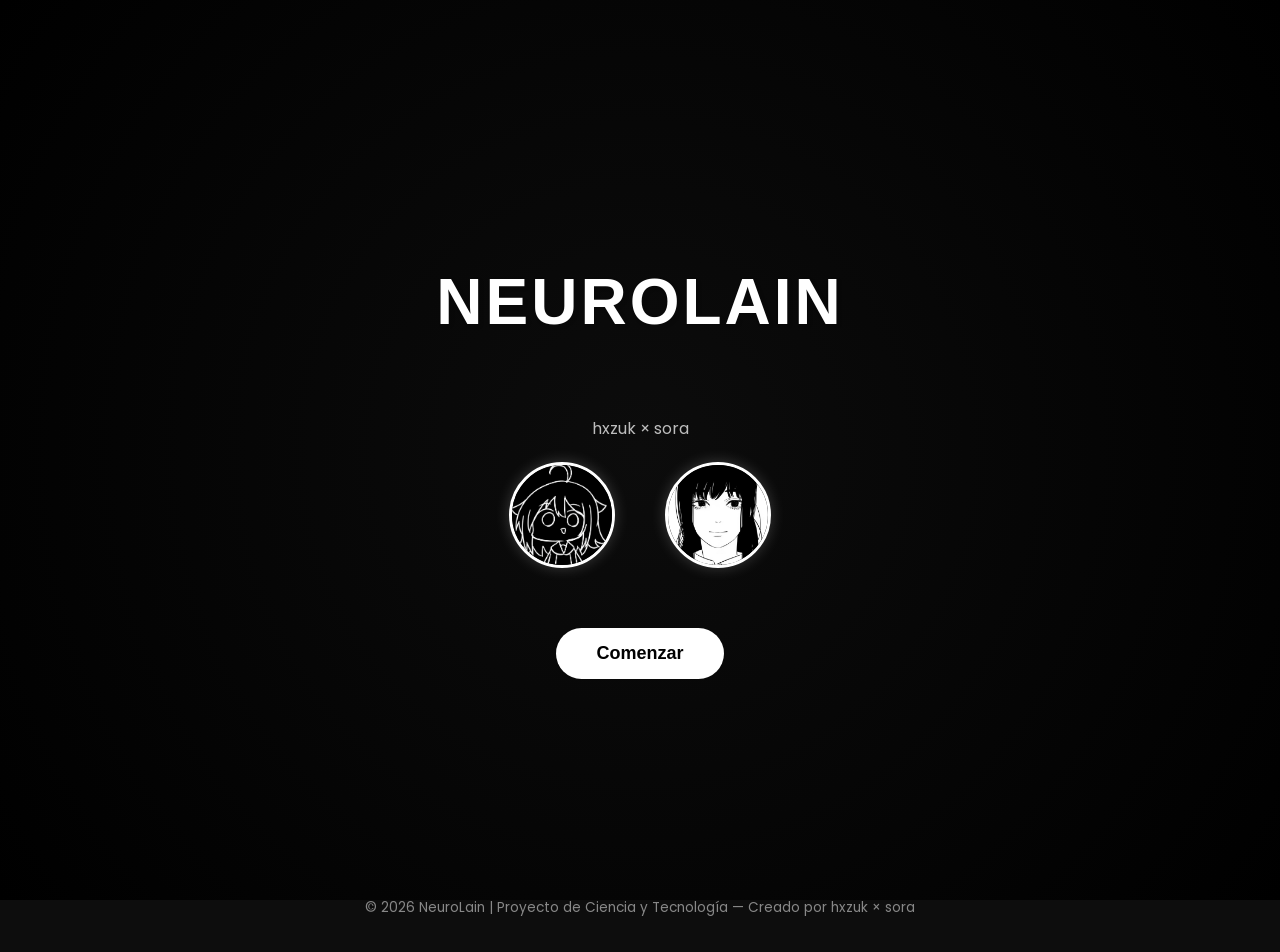
<file: index.html>
<!DOCTYPE html>
<html lang="es">

<head>
    <link rel="icon" type="image/jpeg" href="img/kaneki.jpg">
    <meta charset="UTF-8">
    <meta name="viewport" content="width=device-width, initial-scale=1.0">

    <title>NeuroLain</title>

    <link rel="preconnect" href="https://fonts.googleapis.com">
    <link rel="preconnect" href="https://fonts.gstatic.com" crossorigin>
    <link href="https://fonts.googleapis.com/css2?family=Poppins:wght@400;500;700&display=swap" rel="stylesheet">

    <link rel="stylesheet" href="style.css">
</head>

<body>

    <div id="intro">
        <h1>NeuroLain</h1>
        <p class="creado">hxzuk × sora</p>

        <div class="creadores">
            <div class="persona">
                <img src="img/jesus.jpg" alt="hxzuk">
            </div>
            <div class="persona">
                <img src="img/sebasberraco.png" alt="sora">
            </div>
        </div>

        <button id="start"><strong>Comenzar</strong></button>
    </div>


    <div id="contenido">

        <header>
            <div class="logo">
                NeuroLain
            </div>

            <nav>
                <ul>

                    <li><a href="index.html" class="active">Inicio</a></li>
                    <li><a href="sistema-nervioso.html">Sistema Nervioso</a></li>
                    <li><a href="salud-mental.html">Salud Mental</a></li>
                    <li><a href="referencias.html">Referencias</a></li>
                    <li><a href="interactivo.html">Interactivo</a></li>
                </ul>
            </nav>

            <button id="toggleTheme" style="background: transparent; border: 1px solid #fff; color: #fff; padding: 5px 12px; border-radius: 15px; cursor: pointer;">🌙 Modo</button>

        </header>

        <main>
            <h1>Explorando el Sistema Nervioso y la Salud Mental</h1>

            <p class="descripcion-principal">
                Un espacio dedicado a entender cómo funciona nuestro cerebro y cómo cuidar nuestra salud emocional.
            </p>

            <section class="informacion-inicial">

                <div class="tarjeta-info">
                    <h2>¿Sabías que...?</h2>
                    <p>
                        El cerebro humano contiene aproximadamente 86 mil millones de neuronas,
                        capaces de crear conexiones que permiten nuestros pensamientos,
                        recuerdos y emociones.
                    </p>
                </div>

                <div class="tarjeta-info">
                    <h2>Datos curiosos</h2>
                    <p>
                        Aunque representa cerca del 2% del peso corporal, el cerebro consume
                        alrededor del 20% de la energía del cuerpo.
                    </p>
                </div>

                <div class="tarjeta-info">
                    <h2>Incógnitas actuales</h2>
                    <p>
                        Los científicos todavía investigan cómo exactamente surge la conciencia
                        y cómo el cerebro transforma señales eléctricas en experiencias.
                    </p>
                </div>

            </section>


            <img src="img/sistemaproxd.png" alt="Ilustración del Sistema Nervioso" id="imagen-inferior" class="imagen-inferior oculto">

        </main>

        <footer>
            <p>© 2026 NeuroLain | Proyecto de Ciencia y Tecnología — Creado por hxzuk × sora</p>
        </footer>

    </div>

    <script src="script.js"></script>

</body>

</html>
</file>
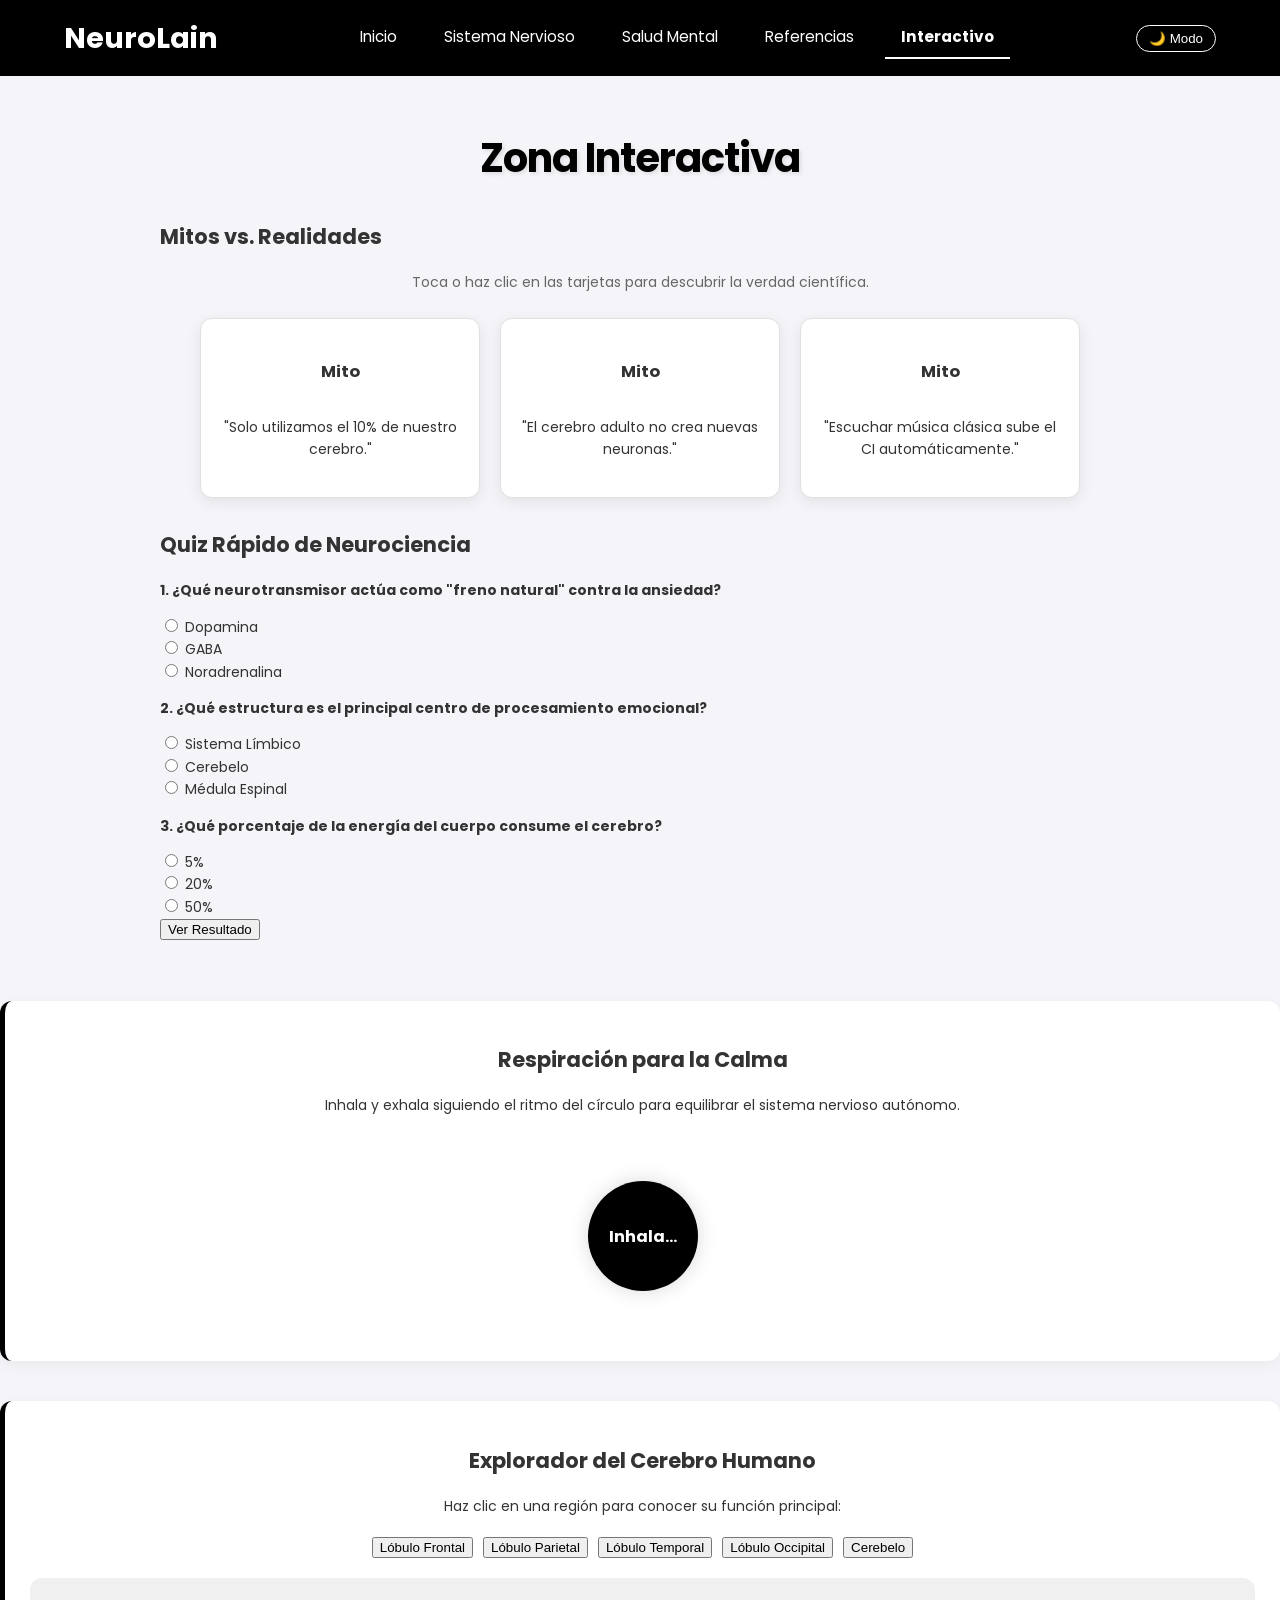
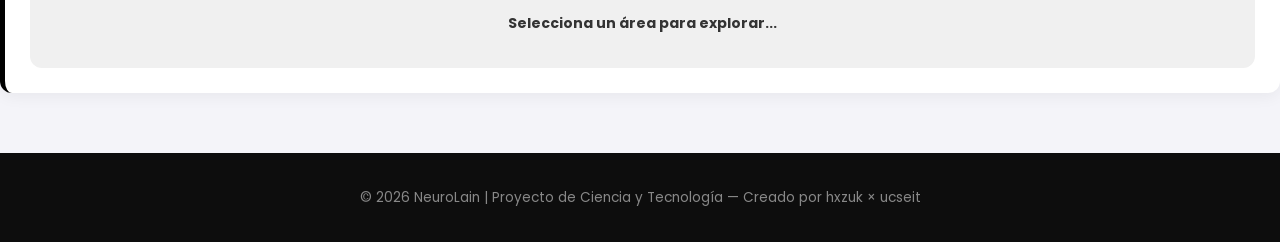
<file: interactivo.html>
<!DOCTYPE html>
<html lang="es">
<head>
    <meta charset="UTF-8">
    <meta name="viewport" content="width=device-width, initial-scale=1.0">
    <title>NeuroLain</title>
    <link rel="icon" type="image/jpeg" href="img/kaneki.jpg">
     <link rel="preconnect" href="https://fonts.googleapis.com">
    <link rel="preconnect" href="https://fonts.gstatic.com" crossorigin>
    <link href="https://fonts.googleapis.com/css2?family=Poppins:wght@400;500;700&display=swap" rel="stylesheet">
    
    <link rel="stylesheet" href="style.css">
</head>
<body>
    <header>
        <div class="logo">NeuroLain</div>
        <nav>
            <ul>
                <li><a href="index.html">Inicio</a></li>
                <li><a href="sistema-nervioso.html">Sistema Nervioso</a></li>
                <li><a href="salud-mental.html">Salud Mental</a></li>
                <li><a href="referencias.html">Referencias</a></li>
                <li><a href="interactivo.html" class="active">Interactivo</a></li>
            </ul>
        </nav>

        <button id="toggleTheme" style="background: transparent; border: 1px solid #fff; color: #fff; padding: 5px 12px; border-radius: 15px; cursor: pointer;">🌙 Modo</button>

    </header>

    <main>
        <h1>Zona Interactiva</h1>


        <section class="seccion-mitos">
            <h2>Mitos vs. Realidades</h2>
            <p style="text-align: center; color: #666; margin-bottom: 25px;">Toca o haz clic en las tarjetas para descubrir la verdad científica.</p>

            <div class="mitos-container">
                <div class="mitoscarta" onclick="this.classList.toggle('flipped')">
                    <div class="carta-inner">
                        <div class="carta-front">
                            <h3> Mito</h3>
                            <p>"Solo utilizamos el 10% de nuestro cerebro."</p>
                        </div>
                        <div class="carta-back">
                            <h3> Realidad</h3>
                            <p>Usamos prácticamente el 100% de nuestro cerebro a lo largo del día, incluso al dormir.</p>
                        </div>
                    </div>
                </div>

                <div class="mitoscarta" onclick="this.classList.toggle('flipped')">
                    <div class="carta-inner">
                        <div class="carta-front">
                            <h3> Mito</h3>
                            <p>"El cerebro adulto no crea nuevas neuronas."</p>
                        </div>
                        <div class="carta-back">
                            <h3> Realidad</h3>
                            <p>Mediante la neurogénesis, zonas como el hipocampo sí generan neuronas nuevas gracias al ejercicio.</p>
                        </div>
                    </div>
                </div>

                <div class="mitoscarta" onclick="this.classList.toggle('flipped')">
                    <div class="carta-inner">
                        <div class="carta-front">
                            <h3> Mito</h3>
                            <p>"Escuchar música clásica sube el CI automáticamente."</p>
                        </div>
                        <div class="carta-back">
                            <h3> Realidad</h3>
                            <p>Estimula áreas del cerebro por el disfrute, pero no incrementa la inteligencia de forma directa.</p>
                        </div>
                    </div>
                </div>
            </div>
        </section>

        <!-- QUIZ RÁPIDO -->
        <section class="seccion-quiz bloque-animado">
            <h2>Quiz Rápido de Neurociencia</h2>
            <form id="quizForm">
                <div class="pregunta">
                    <p><strong>1. ¿Qué neurotransmisor actúa como "freno natural" contra la ansiedad?</strong></p>
                    <label><input type="radio" name="p1" value="0"> Dopamina</label><br>
                    <label><input type="radio" name="p1" value="1"> GABA</label><br>
                    <label><input type="radio" name="p1" value="0"> Noradrenalina</label>
                </div>

                <div class="pregunta">
                    <p><strong>2. ¿Qué estructura es el principal centro de procesamiento emocional?</strong></p>
                    <label><input type="radio" name="p2" value="1"> Sistema Límbico</label><br>
                    <label><input type="radio" name="p2" value="0"> Cerebelo</label><br>
                    <label><input type="radio" name="p2" value="0"> Médula Espinal</label>
                </div>

                <div class="pregunta">
                    <p><strong>3. ¿Qué porcentaje de la energía del cuerpo consume el cerebro?</strong></p>
                    <label><input type="radio" name="p3" value="0"> 5%</label><br>
                    <label><input type="radio" name="p3" value="1"> 20%</label><br>
                    <label><input type="radio" name="p3" value="0"> 50%</label>
                </div>

                <button type="button" class="btn-quiz" onclick="calcularResultado()">Ver Resultado</button>
            </form>

            <div id="resultadoQuiz" class="resultado-oculto"></div>
        </section>
    </main>


<section class="bloque bloque-animado" style="text-align: center; margin-top: 40px;">
    <h2> Respiración para la Calma</h2>
    <p>Inhala y exhala siguiendo el ritmo del círculo para equilibrar el sistema nervioso autónomo.</p>
    
    <div class="circulo-respiracion-container">
        <div id="circuloRespiracion" class="circulo-respiracion">Inhala</div>
    </div>
</section>

    <section class="bloque" style="text-align: center;">
    <h2> Explorador del Cerebro Humano</h2>
    <p>Haz clic en una región para conocer su función principal:</p>

    <div style="display: flex; gap: 10px; justify-content: center; flex-wrap: wrap; margin: 20px 0;">
        <button class="btn-cerebro" data-info="Lóbulo Frontal: Encargado del razonamiento, la toma de decisiones, la planificación y el control emocional.">Lóbulo Frontal</button>
        <button class="btn-cerebro" data-info="Lóbulo Parietal: Procesa la información sensorial táctil como la temperatura, el dolor y la presión.">Lóbulo Parietal</button>
        <button class="btn-cerebro" data-info="Lóbulo Temporal: Clave para la memoria, el reconocimiento facial y la comprensión del lenguaje.">Lóbulo Temporal</button>
        <button class="btn-cerebro" data-info="Lóbulo Occipital: Responsable del procesamiento e interpretación de la información visual.">Lóbulo Occipital</button>
        <button class="btn-cerebro" data-info="Cerebelo: Coordina los movimientos finos, la postura y el equilibrio corporal.">Cerebelo</button>
    </div>

    <div id="infoCerebro" style="background-color: #f0f0f0; padding: 20px; border-radius: 12px; font-weight: bold; color: #333; min-height: 50px; display: flex; align-items: center; justify-content: center;">
        Selecciona un área para explorar...
    </div>
    </section>

    <footer>
        <p>© 2026 NeuroLain | Proyecto de Ciencia y Tecnología — Creado por hxzuk × ucseit</p>
    </footer>

    <script src="script.js"></script>
</body>
</html>
</file>
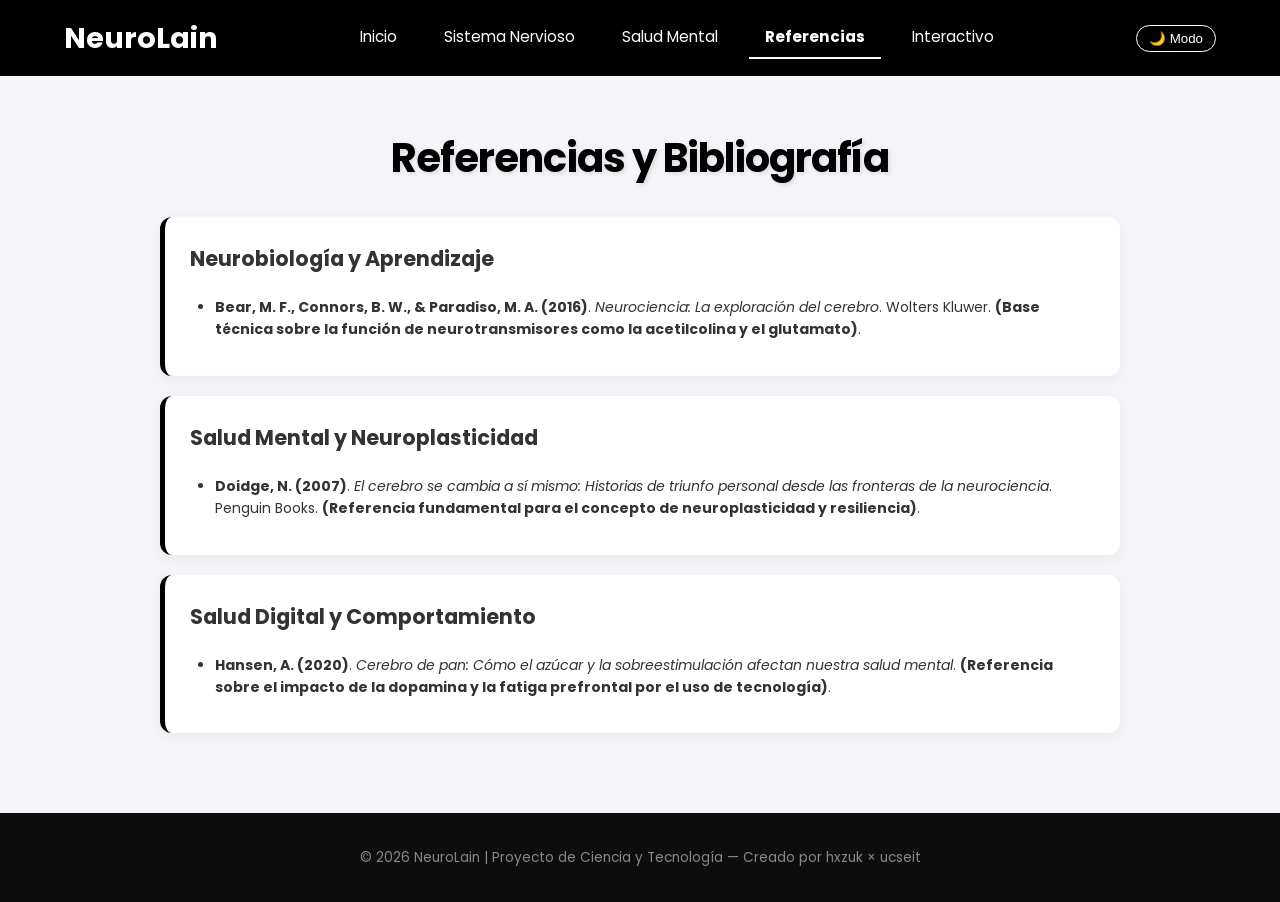
<file: referencias.html>
<!DOCTYPE html>
<html lang="es">
<head>
    <meta charset="UTF-8">
    <meta name="viewport" content="width=device-width, initial-scale=1.0">
    <link rel="icon" type="image/jpeg" href="img/kaneki.jpg">
    <title>NeuroLain</title>

        <link rel="preconnect" href="https://fonts.googleapis.com">
    <link rel="preconnect" href="https://fonts.gstatic.com" crossorigin>
    <link href="https://fonts.googleapis.com/css2?family=Poppins:wght@400;500;700&display=swap" rel="stylesheet">
    
    <link rel="stylesheet" href="style.css">
</head>
<body>
    <header>
        <div class="logo">
            NeuroLain
        </div>
        <nav>

            <ul>

                <li><a href="index.html">Inicio</a></li>
                <li><a href="sistema-nervioso.html">Sistema Nervioso</a></li>
                <li><a href="salud-mental.html">Salud Mental</a></li>
                <li><a href="referencias.html" class="active">Referencias</a></li>
                <li><a href="interactivo.html">Interactivo</a></li>

            </ul>

        </nav>

        <button id="toggleTheme" style="background: transparent; border: 1px solid #fff; color: #fff; padding: 5px 12px; border-radius: 15px; cursor: pointer;">🌙 Modo</button>

    </header>

    <main>
        <h1>Referencias y Bibliografía</h1>

        <div class="bloque bloque-animado">
            <h3>Neurobiología y Aprendizaje</h3>
            <ul>
                <li><strong>Bear, M. F., Connors, B. W., & Paradiso, M. A. (2016)</strong>. <em>Neurociencia: La exploración del cerebro</em>. Wolters Kluwer. <strong>(Base técnica sobre la función de neurotransmisores como la acetilcolina y el glutamato)</strong>.</li>
            </ul>
        </div>

        <div class="bloque bloque-animado">
            <h3>Salud Mental y Neuroplasticidad</h3>
            <ul>
                <li><strong>Doidge, N. (2007)</strong>. <em>El cerebro se cambia a sí mismo: Historias de triunfo personal desde las fronteras de la neurociencia</em>. Penguin Books. <strong>(Referencia fundamental para el concepto de neuroplasticidad y resiliencia)</strong>.</li>
            </ul>
        </div>

        <div class="bloque bloque-animado">
            <h3>Salud Digital y Comportamiento</h3>
            <ul>
                <li><strong>Hansen, A. (2020)</strong>. <em>Cerebro de pan: Cómo el azúcar y la sobreestimulación afectan nuestra salud mental</em>. <strong>(Referencia sobre el impacto de la dopamina y la fatiga prefrontal por el uso de tecnología)</strong>.</li>
            </ul>
        </div>
    </main>

    <!-- JS cargado al final -->
    <script src="script.js"></script>

    <footer>
        <p>© 2026 NeuroLain | Proyecto de Ciencia y Tecnología — Creado por hxzuk × ucseit</p>
    </footer>

</body>
</html>
</file>
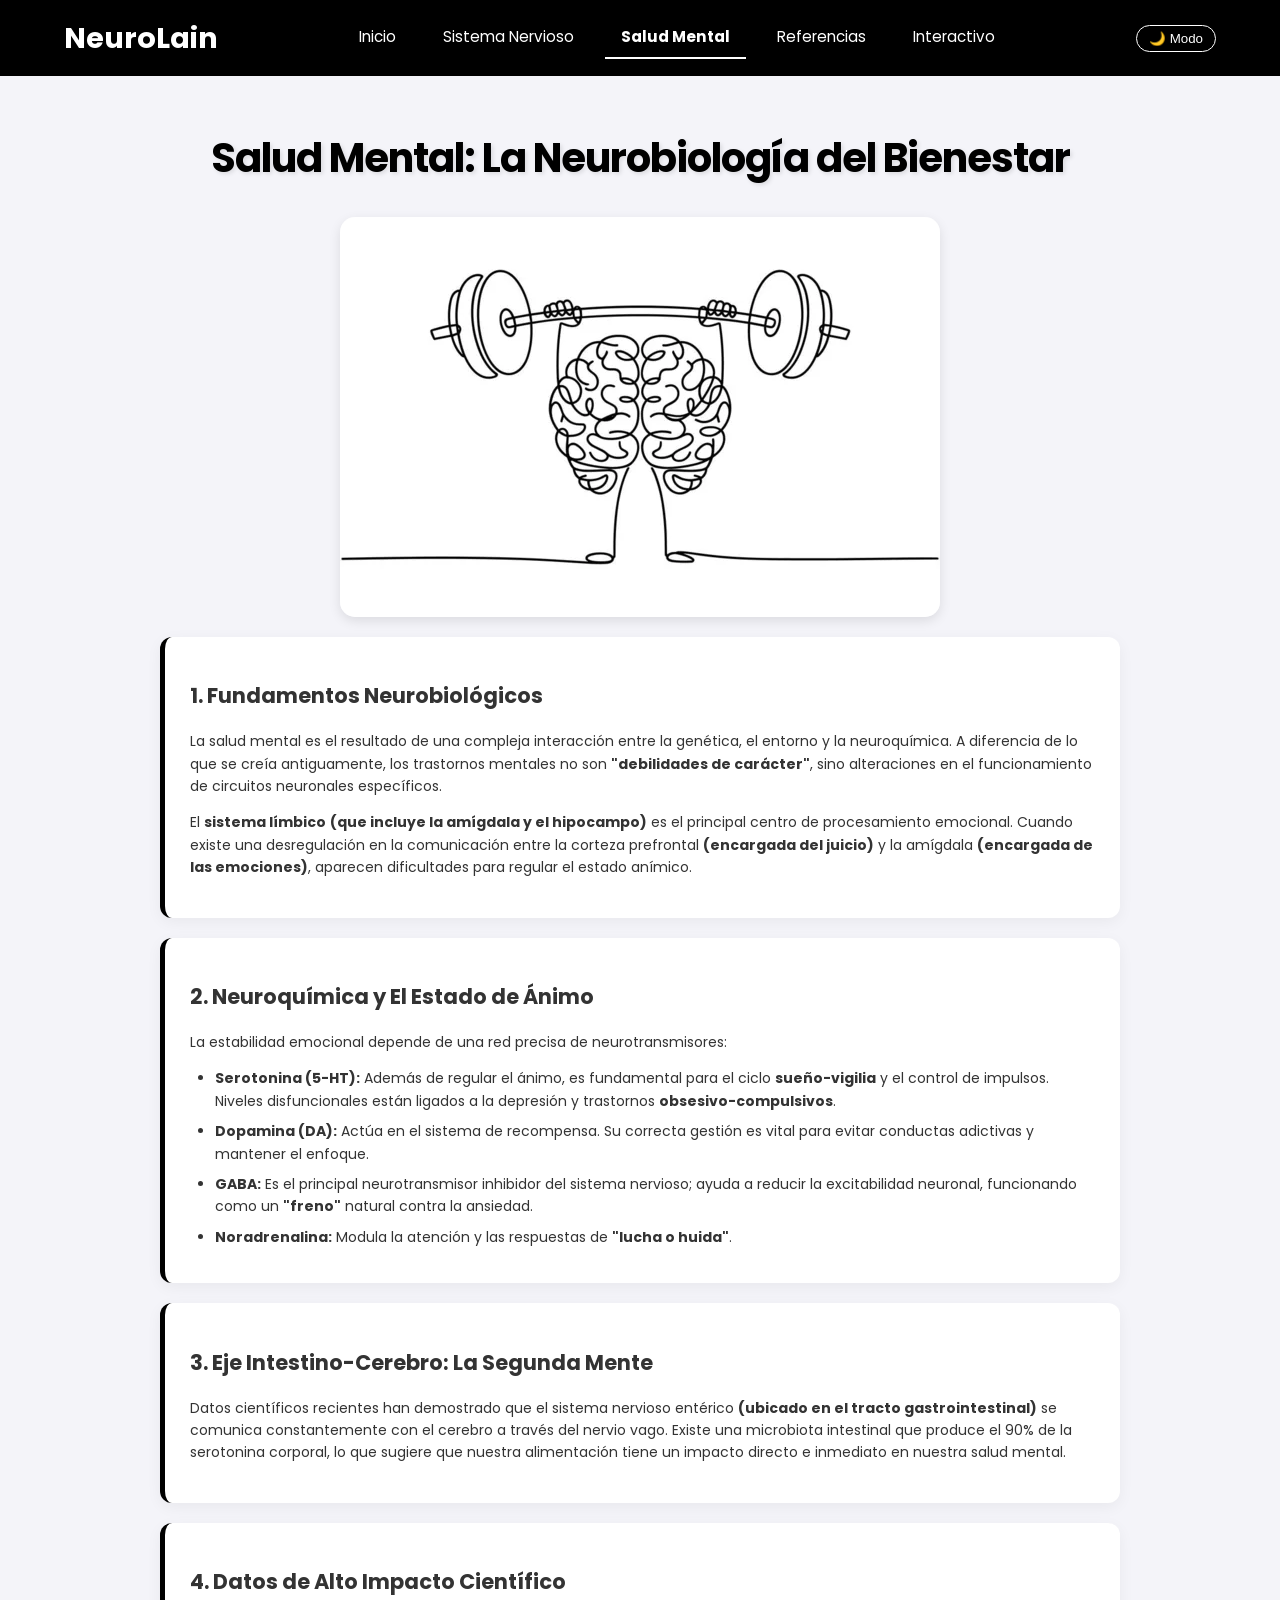
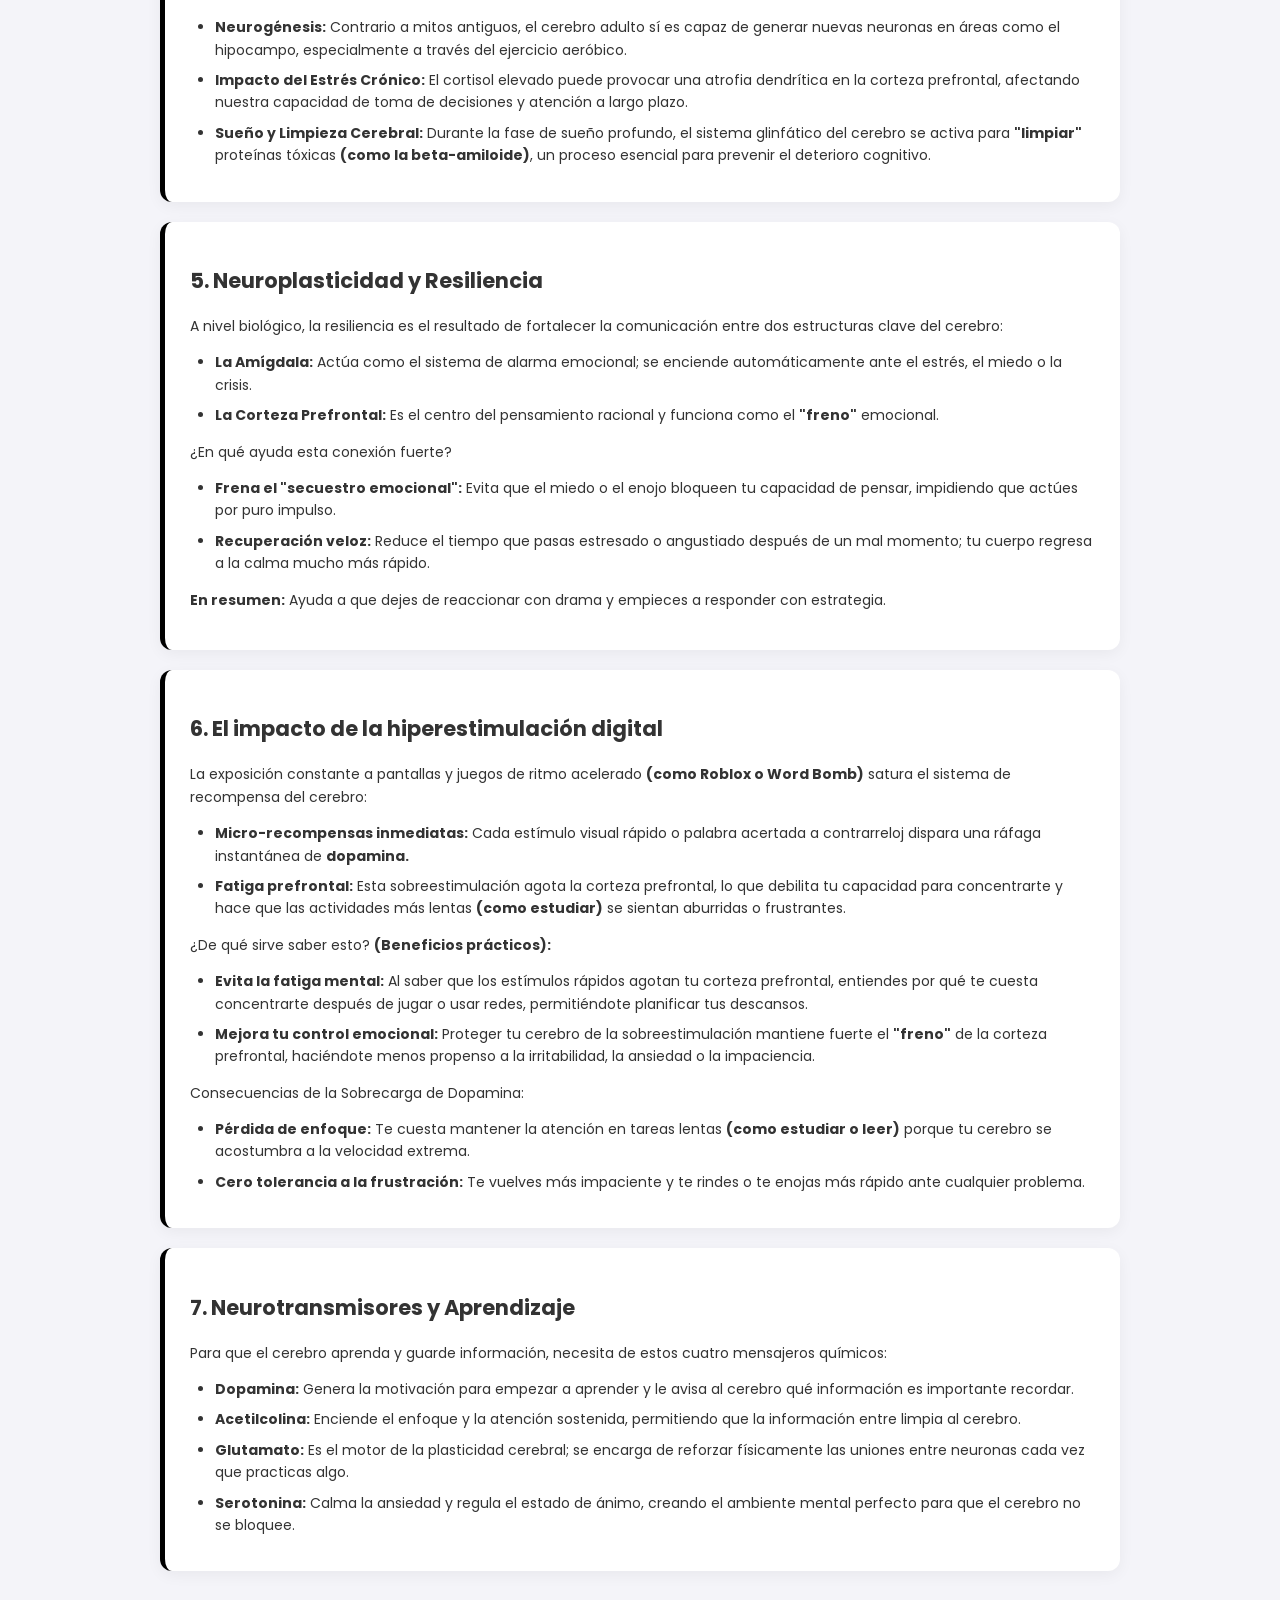
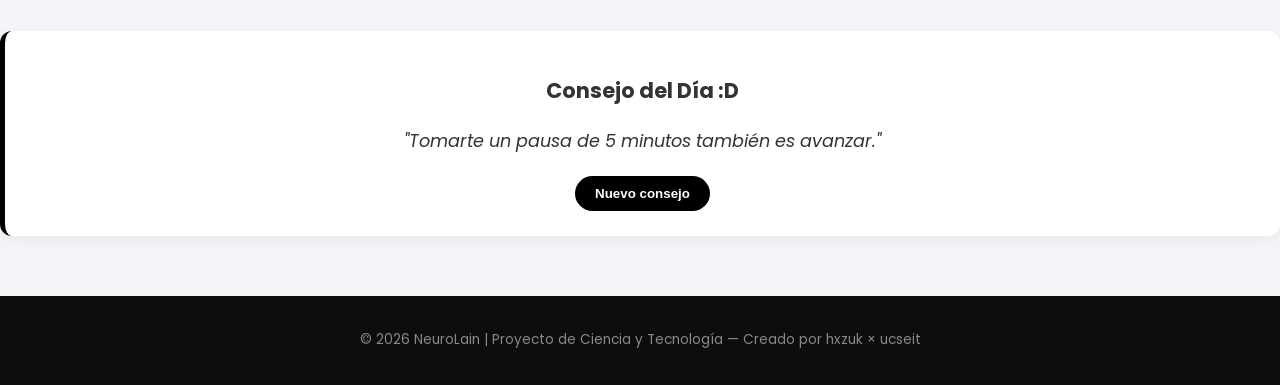
<file: salud-mental.html>
<!DOCTYPE html>
<html lang="es">
<head>
    <meta charset="UTF-8">
    <meta name="viewport" content="width=device-width, initial-scale=1.0">
    <title>NeuroLain</title>
    <link rel="icon" type="image/jpeg" href="img/kaneki.jpg">
    <link rel="preconnect" href="https://fonts.googleapis.com">
    <link rel="preconnect" href="https://fonts.gstatic.com" crossorigin>
    <link href="https://fonts.googleapis.com/css2?family=Poppins:wght@400;500;700&display=swap" rel="stylesheet">

    <link rel="stylesheet" href="style.css">
</head>
<body>
    <header>
        <div class="logo">
            NeuroLain
        </div>
        <nav>
        <ul>
                <li><a href="index.html">Inicio</a></li>
                <li><a href="sistema-nervioso.html">Sistema Nervioso</a></li>
                <li><a href="salud-mental.html" class="active">Salud Mental</a></li>
                <li><a href="referencias.html">Referencias</a></li>
                <li><a href="interactivo.html">Interactivo</a></li>

        </ul>

        </nav>

        <button id="toggleTheme" style="background: transparent; border: 1px solid #fff; color: #fff; padding: 5px 12px; border-radius: 15px; cursor: pointer;">🌙 Modo</button>

    </header>

    <main>
        <h1>Salud Mental: La Neurobiología del Bienestar</h1>


        <img src="img/salud-mental.jpg" alt="Concepto visual de salud mental y bienestar" class="imagen-animada max-600">

        <section class="seccion-info">
            <div class="bloque">
                <h2>1. Fundamentos Neurobiológicos</h2>
                <p>La salud mental es el resultado de una compleja interacción entre la genética, el entorno y la neuroquímica. A diferencia de lo que se creía antiguamente, los trastornos mentales no son <strong>"debilidades de carácter"</strong>, sino alteraciones en el funcionamiento de circuitos neuronales específicos.</p>
                <p>El <strong>sistema límbico</strong> <strong>(que incluye la amígdala y el hipocampo)</strong> es el principal centro de procesamiento emocional. Cuando existe una desregulación en la comunicación entre la corteza prefrontal <strong>(encargada del juicio)</strong> y la amígdala <strong>(encargada de las emociones)</strong>, aparecen dificultades para regular el estado anímico.</p>
            </div>

            <div class="bloque">
                <h2>2. Neuroquímica y El Estado de Ánimo</h2>
                <p>La estabilidad emocional depende de una red precisa de neurotransmisores:</p>
                <ul>
                    <li><strong>Serotonina (5-HT):</strong> Además de regular el ánimo, es fundamental para el ciclo <strong>sueño-vigilia</strong> y el control de impulsos. Niveles disfuncionales están ligados a la depresión y trastornos <strong>obsesivo-compulsivos</strong>.</li>
                    <li><strong>Dopamina (DA):</strong> Actúa en el sistema de recompensa. Su correcta gestión es vital para evitar conductas adictivas y mantener el enfoque.</li>
                    <li><strong>GABA:</strong> Es el principal neurotransmisor inhibidor del sistema nervioso; ayuda a reducir la excitabilidad neuronal, funcionando como un <strong>"freno"</strong> natural contra la ansiedad.</li>
                    <li><strong>Noradrenalina:</strong> Modula la atención y las respuestas de <strong>"lucha o huida"</strong>.</li>
                </ul>
            </div>

            <div class="bloque">
                <h2>3. Eje Intestino-Cerebro: La Segunda Mente</h2>
                <p>Datos científicos recientes han demostrado que el sistema nervioso entérico <strong>(ubicado en el tracto gastrointestinal)</strong> se comunica constantemente con el cerebro a través del nervio vago. Existe una microbiota intestinal que produce el 90% de la serotonina corporal, lo que sugiere que nuestra alimentación tiene un impacto directo e inmediato en nuestra salud mental.</p>
            </div>

            <div class="bloque">
                <h2>4. Datos de Alto Impacto Científico</h2>
                <ul>
                    <li><strong>Neurogénesis:</strong> Contrario a mitos antiguos, el cerebro adulto sí es capaz de generar nuevas neuronas en áreas como el hipocampo, especialmente a través del ejercicio aeróbico.</li>
                    <li><strong>Impacto del Estrés Crónico:</strong> El cortisol elevado puede provocar una atrofia dendrítica en la corteza prefrontal, afectando nuestra capacidad de toma de decisiones y atención a largo plazo.</li>
                    <li><strong>Sueño y Limpieza Cerebral:</strong> Durante la fase de sueño profundo, el sistema glinfático del cerebro se activa para <strong>"limpiar"</strong> proteínas tóxicas <strong>(como la beta-amiloide)</strong>, un proceso esencial para prevenir el deterioro cognitivo.</li>
                </ul>
            </div>

            <div class="bloque">
                <h2>5. Neuroplasticidad y Resiliencia</h2>
                <p>A nivel biológico, la resiliencia es el resultado de fortalecer la comunicación entre dos estructuras clave del cerebro:</p>
                <ul>
                    <li><strong>La Amígdala:</strong> Actúa como el sistema de alarma emocional; se enciende automáticamente ante el estrés, el miedo o la crisis.</li>
                    <li><strong>La Corteza Prefrontal:</strong> Es el centro del pensamiento racional y funciona como el <strong>"freno"</strong> emocional.</li>
                </ul>
                <p>¿En qué ayuda esta conexión fuerte?</p>
                <ul>
                    <li><strong>Frena el "secuestro emocional":</strong> Evita que el miedo o el enojo bloqueen tu capacidad de pensar, impidiendo que actúes por puro impulso.</li>
                    <li><strong>Recuperación veloz:</strong> Reduce el tiempo que pasas estresado o angustiado después de un mal momento; tu cuerpo regresa a la calma mucho más rápido.</li>
                </ul>
                <p><strong>En resumen:</strong> Ayuda a que dejes de reaccionar con drama y empieces a responder con estrategia.</p>
            </div>

            <div class="bloque">
                <h2>6. El impacto de la hiperestimulación digital</h2>
                <p>La exposición constante a pantallas y juegos de ritmo acelerado <strong>(como Roblox o Word Bomb)</strong> satura el sistema de recompensa del cerebro:</p>
                <ul>
                    <li><strong>Micro-recompensas inmediatas:</strong> Cada estímulo visual rápido o palabra acertada a contrarreloj dispara una ráfaga instantánea de <strong>dopamina.</strong></li>
                    <li><strong>Fatiga prefrontal:</strong> Esta sobreestimulación agota la corteza prefrontal, lo que debilita tu capacidad para concentrarte y hace que las actividades más lentas <strong>(como estudiar)</strong> se sientan aburridas o frustrantes.</li>
                </ul>
                <p>¿De qué sirve saber esto? <strong>(Beneficios prácticos):</strong></p>
                <ul>
                    <li><strong>Evita la fatiga mental:</strong> Al saber que los estímulos rápidos agotan tu corteza prefrontal, entiendes por qué te cuesta concentrarte después de jugar o usar redes, permitiéndote planificar tus descansos.</li>
                    <li><strong>Mejora tu control emocional:</strong> Proteger tu cerebro de la sobreestimulación mantiene fuerte el <strong>"freno"</strong> de la corteza prefrontal, haciéndote menos propenso a la irritabilidad, la ansiedad o la impaciencia.</li>
                </ul>
                <p>Consecuencias de la Sobrecarga de Dopamina:</p>
                <ul>
                    <li><strong>Pérdida de enfoque:</strong> Te cuesta mantener la atención en tareas lentas <strong>(como estudiar o leer)</strong> porque tu cerebro se acostumbra a la velocidad extrema.</li>
                    <li><strong>Cero tolerancia a la frustración:</strong> Te vuelves más impaciente y te rindes o te enojas más rápido ante cualquier problema.</li>
                </ul>
            </div>

            <div class="bloque">
                <h2>7. Neurotransmisores y Aprendizaje</h2>
                <p>Para que el cerebro aprenda y guarde información, necesita de estos cuatro mensajeros químicos:</p>
                <ul>
                    <li><strong>Dopamina:</strong> Genera la motivación para empezar a aprender y le avisa al cerebro qué información es importante recordar.</li>
                    <li><strong>Acetilcolina:</strong> Enciende el enfoque y la atención sostenida, permitiendo que la información entre limpia al cerebro.</li>
                    <li><strong>Glutamato:</strong> Es el motor de la plasticidad cerebral; se encarga de reforzar físicamente las uniones entre neuronas cada vez que practicas algo.</li>
                    <li><strong>Serotonina:</strong> Calma la ansiedad y regula el estado de ánimo, creando el ambiente mental perfecto para que el cerebro no se bloquee.</li>
                </ul>
            </div>
        </section>
    </main>

    <section class="bloque" style="text-align: center;">
    <h2> Consejo del Día :D</h2>
    <p id="textoConsejo" style="font-style: italic; font-size: 1.1rem; margin: 20px 0;">"Tomarte un pausa de 5 minutos también es avanzar."</p>
    <button id="btnConsejo" style="padding: 10px 20px; background-color: #000000; color: #ffffff; border: none; border-radius: 20px; cursor: pointer; font-weight: bold;">Nuevo consejo</button>
    </section>


    <script src="script.js"></script>

    <footer>
            <p>© 2026 NeuroLain | Proyecto de Ciencia y Tecnología — Creado por hxzuk × ucseit</p>
    </footer>

</body>
</html>
</file>
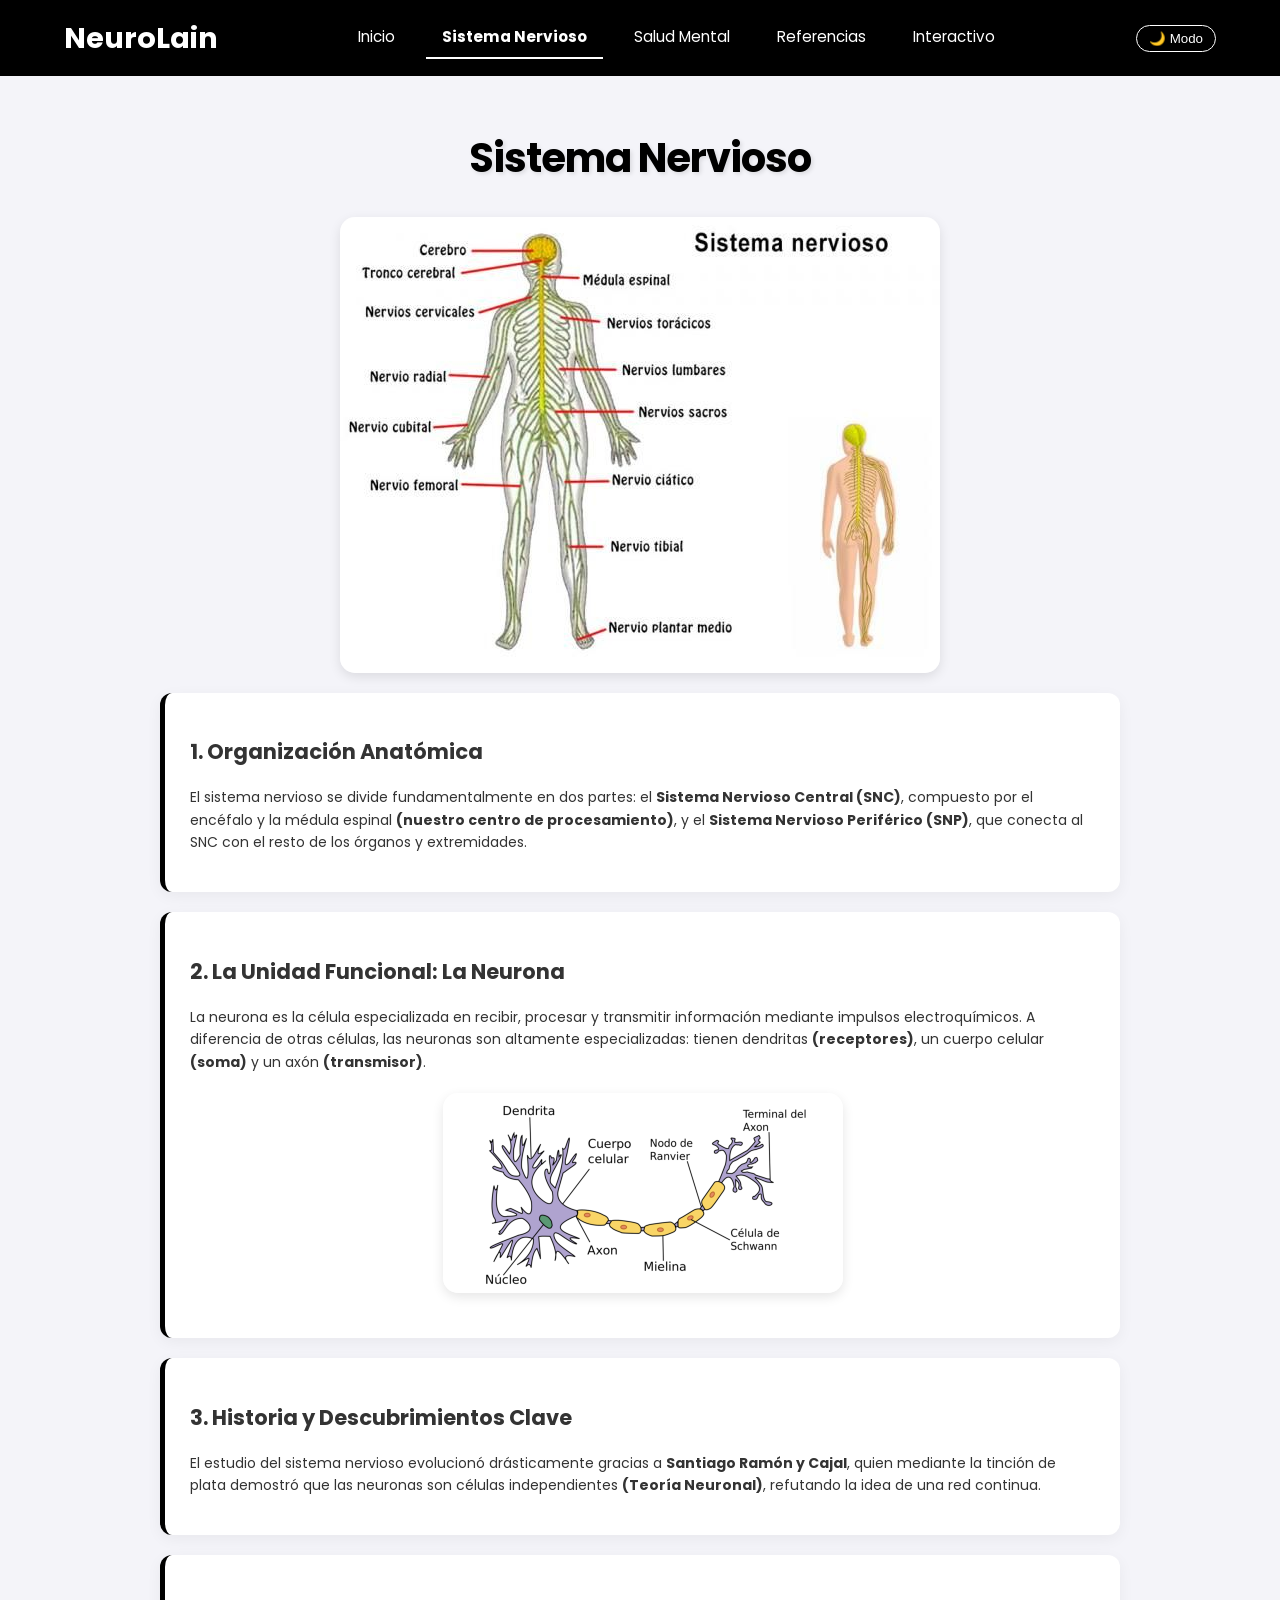
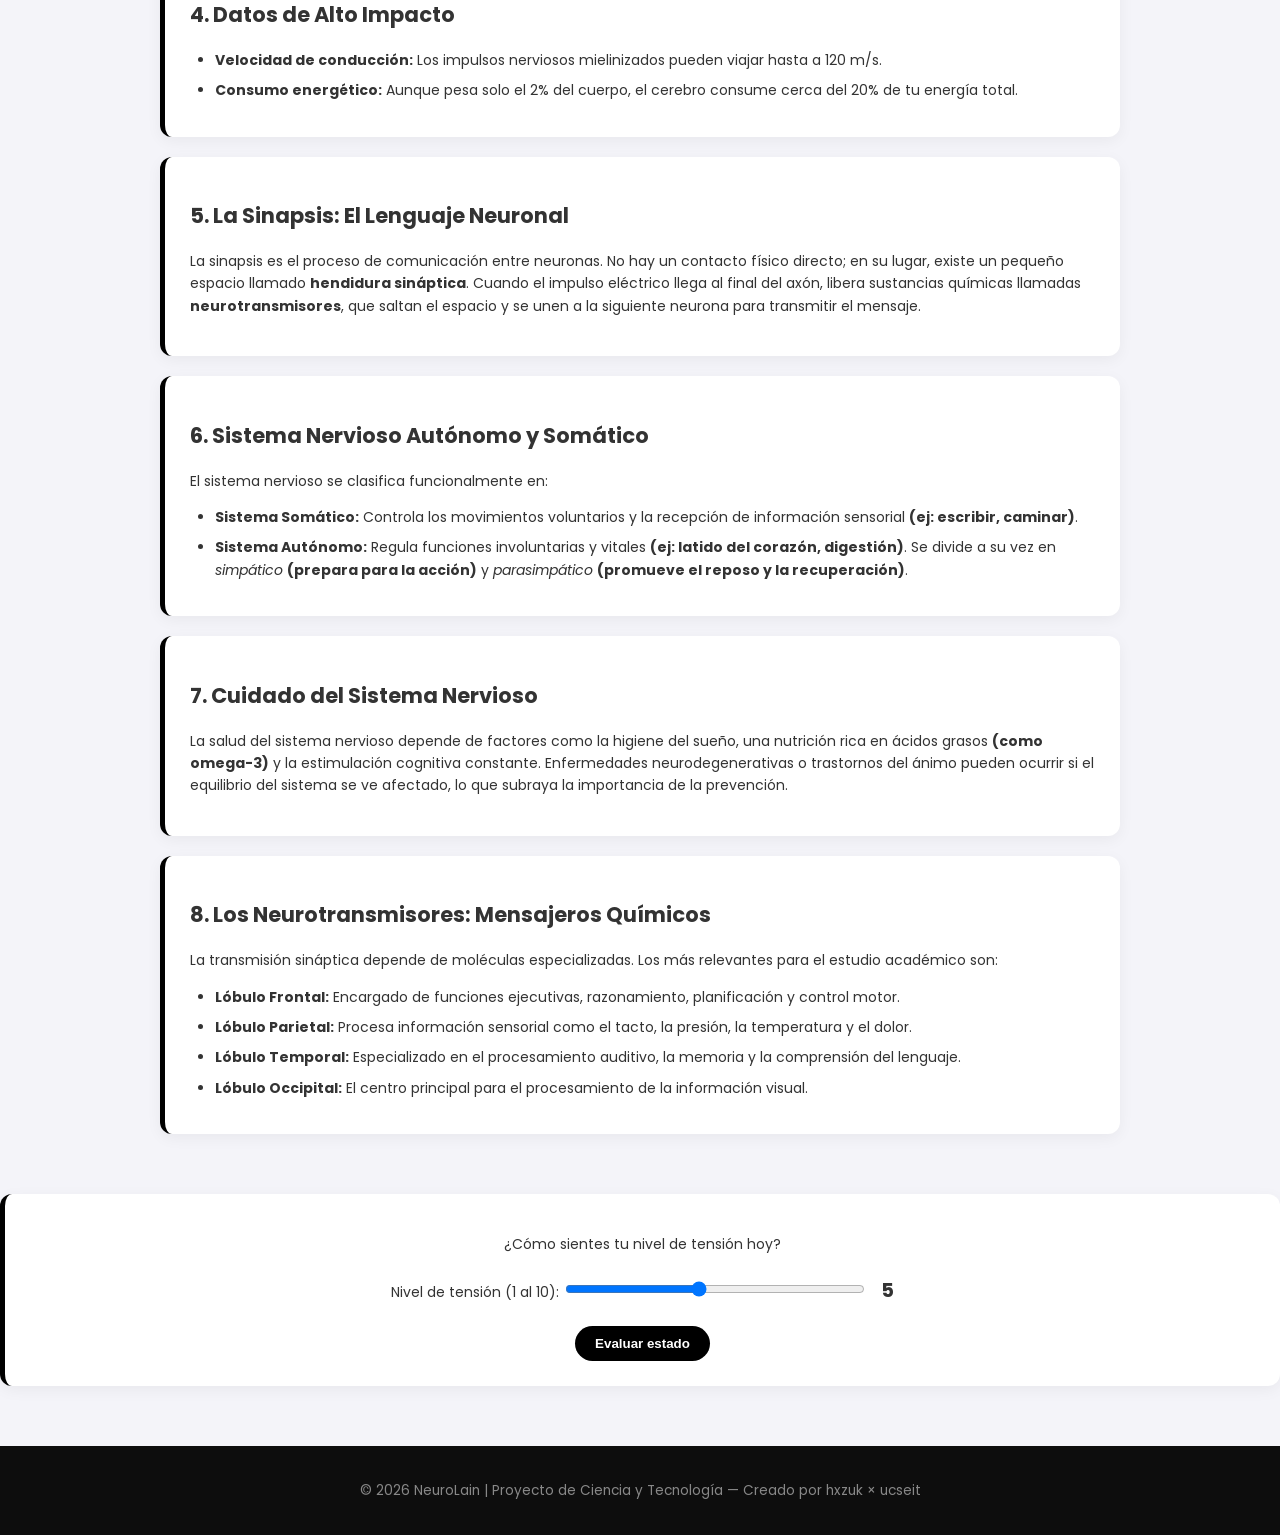
<file: sistema-nervioso.html>
<!DOCTYPE html>
<html lang="es">
<head>
    <meta charset="UTF-8">
    <meta name="viewport" content="width=device-width, initial-scale=1.0">
    <title>NeuroLain</title>
    <link rel="icon" type="image/jpeg" href="img/kaneki.jpg">
     <link rel="preconnect" href="https://fonts.googleapis.com">
    <link rel="preconnect" href="https://fonts.gstatic.com" crossorigin>
    <link href="https://fonts.googleapis.com/css2?family=Poppins:wght@400;500;700&display=swap" rel="stylesheet">
    
    <link rel="stylesheet" href="style.css">
</head>
<body>
    <header>
        <div class="logo">
            NeuroLain
        </div>
        <nav>

        <ul>

                <li><a href="index.html">Inicio</a></li>
                <li><a href="sistema-nervioso.html" class="active">Sistema Nervioso</a></li>
                <li><a href="salud-mental.html">Salud Mental</a></li>
                <li><a href="referencias.html">Referencias</a></li>
                <li><a href="interactivo.html">Interactivo</a></li>
       
        </ul>

        </nav>

            <button id="toggleTheme" style="background: transparent; border: 1px solid #fff; color: #fff; padding: 5px 12px; border-radius: 15px; cursor: pointer;">🌙 Modo</button>

    </header>

    <main>
    <h1>Sistema Nervioso</h1>


        <img src="img/sistema-nervioso.jpg" alt="Ilustración del sistema nervioso humano" class="imagen-animada max-600">

        <section class="seccion-info">
            <div class="bloque">
                <h2>1. Organización Anatómica</h2>
                <p>El sistema nervioso se divide fundamentalmente en dos partes: el <strong>Sistema Nervioso Central (SNC)</strong>, compuesto por el encéfalo y la médula espinal <strong>(nuestro centro de procesamiento)</strong>, y el <strong>Sistema Nervioso Periférico (SNP)</strong>, que conecta al SNC con el resto de los órganos y extremidades.</p>
            </div>

            <div class="bloque">
                <h2>2. La Unidad Funcional: La Neurona</h2>
                <p>La neurona es la célula especializada en recibir, procesar y transmitir información mediante impulsos electroquímicos. A diferencia de otras células, las neuronas son altamente especializadas: tienen dendritas <strong>(receptores)</strong>, un cuerpo celular <strong>(soma)</strong> y un axón <strong>(transmisor)</strong>.</p>
                

                <img src="img/estructura-neurona-humana.jpg" alt="Estructura de una neurona humana" class="imagen-animada max-400">
            </div>

            <div class="bloque">
                <h2>3. Historia y Descubrimientos Clave</h2>
                <p>El estudio del sistema nervioso evolucionó drásticamente gracias a <strong>Santiago Ramón y Cajal</strong>, quien mediante la tinción de plata demostró que las neuronas son células independientes <strong>(Teoría Neuronal)</strong>, refutando la idea de una red continua.</p>
            </div>

            <div class="bloque">
                <h2>4. Datos de Alto Impacto</h2>
                <ul>
                    <li><strong>Velocidad de conducción:</strong> Los impulsos nerviosos mielinizados pueden viajar hasta a 120 m/s.</li>
                    <li><strong>Consumo energético:</strong> Aunque pesa solo el 2% del cuerpo, el cerebro consume cerca del 20% de tu energía total.</li>
                </ul>
            </div>

            <div class="bloque">
                <h2>5. La Sinapsis: El Lenguaje Neuronal</h2>
                <p>La sinapsis es el proceso de comunicación entre neuronas. No hay un contacto físico directo; en su lugar, existe un pequeño espacio llamado <strong>hendidura sináptica</strong>. Cuando el impulso eléctrico llega al final del axón, libera sustancias químicas llamadas <strong>neurotransmisores</strong>, que saltan el espacio y se unen a la siguiente neurona para transmitir el mensaje.</p>
            </div>

            <div class="bloque">
                <h2>6. Sistema Nervioso Autónomo y Somático</h2>
                <p>El sistema nervioso se clasifica funcionalmente en:</p>
                <ul>
                    <li><strong>Sistema Somático:</strong> Controla los movimientos voluntarios y la recepción de información sensorial <strong>(ej: escribir, caminar)</strong>.</li>
                    <li><strong>Sistema Autónomo:</strong> Regula funciones involuntarias y vitales <strong>(ej: latido del corazón, digestión)</strong>. Se divide a su vez en <em>simpático</em> <strong>(prepara para la acción)</strong> y <em>parasimpático</em> <strong>(promueve el reposo y la recuperación)</strong>.</li>
                </ul>
            </div>

            <div class="bloque">
                <h2>7. Cuidado del Sistema Nervioso</h2>
                <p>La salud del sistema nervioso depende de factores como la higiene del sueño, una nutrición rica en ácidos grasos <strong>(como omega-3)</strong> y la estimulación cognitiva constante. Enfermedades neurodegenerativas o trastornos del ánimo pueden ocurrir si el equilibrio del sistema se ve afectado, lo que subraya la importancia de la prevención.</p>
            </div>

            <div class="bloque">
                <h2>8. Los Neurotransmisores: Mensajeros Químicos</h2>
                <p>La transmisión sináptica depende de moléculas especializadas. Los más relevantes para el estudio académico son:</p>
                <ul>
                    <li><strong>Lóbulo Frontal:</strong> Encargado de funciones ejecutivas, razonamiento, planificación y control motor.</li>
                    <li><strong>Lóbulo Parietal:</strong> Procesa información sensorial como el tacto, la presión, la temperatura y el dolor.</li>
                    <li><strong>Lóbulo Temporal:</strong> Especializado en el procesamiento auditivo, la memoria y la comprensión del lenguaje.</li>
                    <li><strong>Lóbulo Occipital:</strong> El centro principal para el procesamiento de la información visual.</li>
                </ul>
            </div> 
        </section>
    </main>

    <section class="bloque" style="text-align: center;">
    <h2:  Test Exprés de Carga Mental</h2>  
    <p>¿Cómo sientes tu nivel de tensión hoy?</p>
    
    <div style="margin: 20px 0;">
        <label for="rangoEstres">Nivel de tensión (1 al 10): </label>
        <input type="range" id="rangoEstres" min="1" max="10" value="5" style="width: 60%; max-width: 300px; cursor: pointer;">
        <span id="valorEstres" style="font-weight: bold; font-size: 1.2rem; margin-left: 10px;">5</span>
    </div>

    <button id="btnEvaluarEstres" style="padding: 10px 20px; background-color: #000; color: #fff; border: none; border-radius: 20px; cursor: pointer; font-weight: bold;">
        Evaluar estado
    </button>

    <div id="mensajeEstres" style="margin-top: 20px; font-weight: bold; display: none; padding: 15px; border-radius: 10px;"></div>
    </section>

    <script src="script.js"></script>

    <footer>
        <p>© 2026 NeuroLain | Proyecto de Ciencia y Tecnología — Creado por hxzuk × ucseit</p>
    </footer>

</body>
</html>
</file>
<file: style.css>
html, body {
    height: 100%;
    margin: 0;
    padding: 0;
}

body {
    font-family: 'Poppins', Arial, sans-serif;
    font-size: 14px;
    line-height: 1.6;
    color: #333333;
    background-color: #f4f4f9;
    display: flex;
    flex-direction: column;
    min-height: 100vh;
}

main {
    flex: 1;
    padding: 20px;
    max-width: 1000px;
    margin: 0 auto;
    width: 100%;
    box-sizing: border-box;
}

header {
    background-color: #000000;
    display: flex;
    justify-content: space-between;
    align-items: center;
    padding: 15px 5%;
}

.logo {
    font-size: 1.8rem;
    font-weight: bold;
    color: #ffffff;
}

nav ul {
    display: flex;
    flex-direction: row; 
    list-style: none;
    margin: 0;
    padding: 0;
    gap: 15px;
}

nav ul li {
    display: inline-block;
    list-style-type: none;
}

nav ul li a {
    color: #ffffff;
    text-decoration: none;
    font-size: 0.95rem;
    padding: 8px 16px;
    border-radius: 999px;
    font-weight: 400;
    transition: transform 0.3s ease, color 0.3s ease;
    display: inline-block;
}

nav ul li a:hover {
    transform: scale(1.05);
}

nav ul li a.active {
    font-weight: bold;
    border-bottom: 2px solid #ffffff;
    border-radius: 0;
}

h1 {
    font-size: 2.5rem;
    color: #000000;
    text-align: center;
    margin-top: 30px;
    letter-spacing: -1px;
    font-family: 'Poppins', Arial, sans-serif;
    text-shadow: 2px 2px 4px rgba(0, 0, 0, 0.1);
    transition: text-shadow 0.3s ease;
}

h1:hover, h2:hover {
    text-shadow: 2px 2px 8px rgba(0, 0, 0, 0.2);
}

h2, h3 {
    font-family: 'Poppins', Arial, sans-serif;
}

.bloque h3 {
    font-size: 1.3rem;
    margin-top: 0;
}

.descripcion-principal {
    text-align: center;
    font-size: 18px;
    color: #555555;
    max-width: 700px;
    margin: 20px auto;
    line-height: 1.8;
}

.bloque {
    background-color: #ffffff;
    padding: 25px;
    margin: 20px 0;
    border-left: 5px solid #000000;
    border-radius: 12px;
    box-shadow: 0 4px 15px rgba(0, 0, 0, 0.05);
    transition: all 0.3s ease;
    text-align: left;
}

.bloque:hover {
    box-shadow: 0 8px 25px rgba(0, 0, 0, 0.1);
    transform: translateY(-2px);
}

.bloque ul {
    padding-left: 25px;
    text-align: left;
    margin: 10px 0;
}

.bloque ul li {
    margin-bottom: 8px;
    text-align: left;
}

.bloque a {
    text-decoration: none;
    color: inherit;
    display: inline-block;
}

.container-resumen { 
    display: flex;
    flex-direction: column;
    align-items: center;
    gap: 15px;
    margin-top: 30px;
}

.informacion-inicial {
    display: flex;
    justify-content: center;
    gap: 25px;
    flex-wrap: wrap;
    margin-top: 30px;
}

.tarjeta-info {
    background: #ffffff;
    width: 300px;
    padding: 25px;
    border-radius: 20px;
    box-shadow: 0 10px 25px rgba(0, 0, 0, 0.08);
    opacity: 0;
    transform: translateY(30px);
}

.tarjeta-info.mostrar {
    animation: aparecer 1s ease forwards;
}

main img {
    display: block;
    width: 100%;
    border-radius: 15px;
    margin: 20px auto;
    max-width: 600px;
    box-shadow: 0 4px 12px rgba(0, 0, 0, 0.1);
}

.imagen-inferior {
    width: 50%;
    display: block;
    margin: 40px auto 0 auto;
    border-radius: 16px;
    box-shadow: 0 10px 25px rgba(0, 0, 0, 0.1);
}

.imagen-animada, .bloque-animado {
    opacity: 0;
    transform: translateY(25px);
    transition: opacity 0.8s ease-out, transform 0.8s ease-out;
}

.imagen-animada.visible, .bloque-animado.visible {
    opacity: 1;
    transform: translateY(0);
}

.imagen-animada.max-600 { max-width: 600px; }
.imagen-animada.max-400 { max-width: 400px; }

.seccion-info {
    animation: fadeIn 1.5s ease-in-out;
}

.oculto { display: none; }

.mostrar-animado {
    display: block;
    animation: aparecerAbajo 0.8s ease-out forwards;
}


@keyframes fadeIn {
    from { opacity: 0; transform: translateY(20px); }
    to { opacity: 1; transform: translateY(0); }
}

@keyframes aparecer {
    from { opacity: 0; transform: translateY(30px); }
    to { opacity: 1; transform: translateY(0); }
}

@keyframes aparecerAbajo {
    from { opacity: 0; transform: translateY(25px); }
    to { opacity: 1; transform: translateY(0); }
}

#intro {
    position: fixed;
    top: 0;
    left: 0;
    width: 100%;
    height: 100vh;
    background: radial-gradient(circle at center, #0c0c0c, #000000);
    display: flex;
    flex-direction: column;
    justify-content: center;
    align-items: center;
    z-index: 9999;
}

#intro h1 {
    font-family: "Archivo Black", sans-serif;
    font-size: 4rem;
    color: #ffffff;
    letter-spacing: 3px;
    text-transform: uppercase;
}

.creado {
    color: #bdbdbd;
    margin: 20px 0;
    font-size: 16px;
}

.creadores {
    display: flex;
    justify-content: center;
    align-items: center;
    gap: 50px;
    margin-bottom: 30px;
}

.persona {
    display: flex;
    flex-direction: column;
    align-items: center;
}

.persona img {
    width: 100px;
    height: 100px;
    border-radius: 50%;
    object-fit: cover;
    border: 3px solid #ffffff;
    box-shadow: 0 0 15px rgba(255, 255, 255, 0.2);
    transition: transform 0.3s ease, box-shadow 0.3s ease;
}

.persona img:hover {
    transform: scale(1.08);
    box-shadow: 0 0 25px #ffffff;
}

.persona span {
    color: #ffffff;
    margin-top: 10px;
    font-size: 16px;
}

#start {
    margin-top: 30px;
    padding: 15px 40px;
    background: #ffffff;
    color: #000000;
    border: none;
    border-radius: 50px;
    font-size: 18px;
    font-weight: bold;
    cursor: pointer;
    transition: all 0.3s ease;
}

#start:hover {
    transform: translateY(-3px);
    box-shadow: 0 0 20px #5900ff;
}

#start:active {
    transform: scale(0.95);
}


.seccion-mitos {
    width: 100%;
    margin: 30px 0;
}

.mitos-container {
    display: flex;
    gap: 20px;
    justify-content: center;
    flex-wrap: wrap;
    margin-top: 20px;
}

.mitoscarta {
    background-color: transparent;
    width: 280px;
    height: 180px;
    perspective: 1000px;
    cursor: pointer;
}

.carta-inner {
    position: relative;
    width: 100%;
    height: 100%;
    text-align: center;
    transition: transform 0.6s;
    transform-style: preserve-3d;
}

.mitoscarta.flipped .carta-inner {
    transform: rotateY(180deg);
}

.carta-front, .carta-back {
    position: absolute;
    width: 100%;
    height: 100%;
    -webkit-backface-visibility: hidden;
    backface-visibility: hidden;
    border-radius: 12px;
    padding: 20px;
    box-sizing: border-box;
    display: flex;
    flex-direction: column;
    justify-content: center;
    align-items: center;
    box-shadow: 0 4px 15px rgba(0,0,0,0.08);
}

.carta-front {
    background-color: #ffffff;
    color: #333333;
    border: 1px solid #e0e0e0;
}

.carta-back {
    background-color: #1a1a1a;
    color: #ffffff;
    transform: rotateY(180deg);
}


footer {
    text-align: center;
    padding: 20px;
    background-color: #0d0d0d;
    color: #888888;
    font-size: 0.85rem;
    margin-top: 40px;
}


.circulo-respiracion-container {
    display: flex;
    justify-content: center;
    align-items: center;
    height: 200px;
    margin-top: 20px;
}

.circulo-respiracion {
    width: 110px;
    height: 110px;
    background-color: #000000;
    color: #ffffff;
    border-radius: 50%;
    display: flex;
    justify-content: center;
    align-items: center;
    font-weight: bold;
    font-size: 1rem;
    box-shadow: 0 0 20px rgba(0, 0, 0, 0.15);
    animation: respirar 8s infinite ease-in-out;
}

@keyframes respirar {
    0%, 100% {
        transform: scale(1);
        background-color: #000000;
    }
    50% {
        transform: scale(1.65);
        background-color: #222222;
    }
}


@media (max-width: 768px) {
    header {
        flex-direction: column;
        gap: 15px;
        text-align: center;
    }

    nav ul {
        flex-wrap: wrap;
        justify-content: center;
        gap: 10px;
    }

    h1 {
        font-size: 2rem;
    }

    .creadores {
        gap: 20px;
    }

    .imagen-inferior {
        width: 90%;
    }
}

body.dark-mode {
    background-color: #121212;
    color: #e0e0e0;
}

body.dark-mode .bloque, 
body.dark-mode .tarjeta-info, 
body.dark-mode .carta-front {
    background-color: #1e1e1e;
    color: #ffffff;
    border-color: #333333;
}

body.dark-mode h1, 
body.dark-mode h2, 
body.dark-mode h3 {
    color: #ffffff;
}

body.dark-mode .descripcion-principal {
    color: #bbbbbb;
}

body.dark-mode #textoConsejo {
    color: #e0e0e0 !important;
}

body.dark-mode footer {
    background-color: #050505;
    color: #666666;
}
</file>
